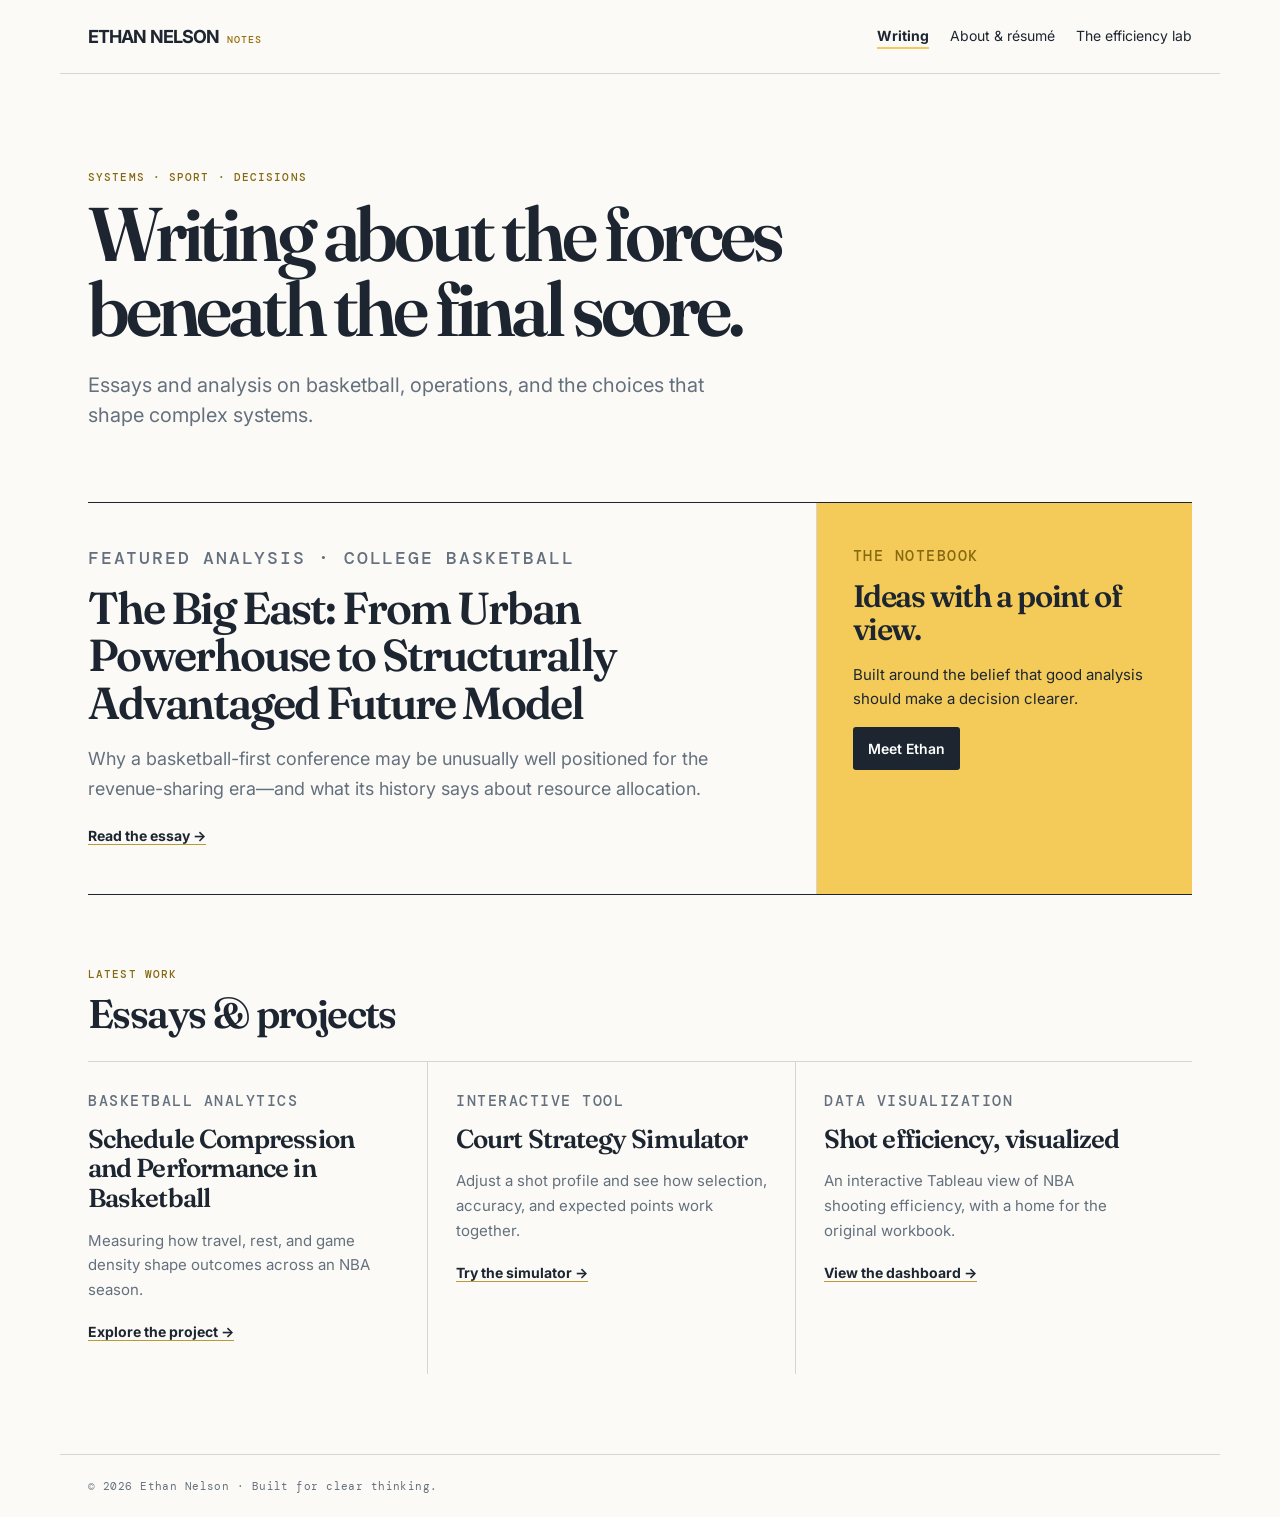
<file: index.html>
<!doctype html>
<html lang="en">
<head>
  <meta charset="utf-8">
  <meta name="viewport" content="width=device-width, initial-scale=1">
  <meta name="description" content="Essays and basketball analytics by Ethan Nelson.">
  <title>Ethan Nelson — Systems, Basketball &amp; Data</title>
  <link rel="stylesheet" href="styles/site.css">
</head>
<body>
  <header class="site-header">
    <a class="wordmark" href="index.html">ETHAN NELSON <span>NOTES</span></a>
    <nav aria-label="Primary navigation"><a aria-current="page" href="index.html">Writing</a><a href="resume.html">About &amp; résumé</a><a href="scratch.html">The efficiency lab</a></nav>
  </header>
  <main>
    <section class="masthead" aria-labelledby="site-title">
      <p class="eyebrow">Systems · sport · decisions</p>
      <h1 id="site-title">Writing about the forces beneath the final score.</h1>
      <p class="dek">Essays and analysis on basketball, operations, and the choices that shape complex systems.</p>
    </section>
    <section class="feature-grid" aria-label="Featured essay">
      <article class="lead-story">
        <p class="kicker">Featured analysis · College basketball</p>
        <h2><a href="articles/big-east.html">The Big East: From Urban Powerhouse to Structurally Advantaged Future Model</a></h2>
        <p>Why a basketball-first conference may be unusually well positioned for the revenue-sharing era—and what its history says about resource allocation.</p>
        <a class="text-link" href="articles/big-east.html">Read the essay <span aria-hidden="true">→</span></a>
      </article>
      <aside class="newsletter-card" aria-label="About this publication">
        <p class="kicker">The notebook</p>
        <h2>Ideas with a point of view.</h2>
        <p>Built around the belief that good analysis should make a decision clearer.</p>
        <a class="button" href="resume.html">Meet Ethan</a>
      </aside>
    </section>
    <section class="section-heading"><p class="eyebrow">Latest work</p><h2>Essays &amp; projects</h2></section>
    <section class="story-list" aria-label="Essays and projects">
      <article><p class="kicker">Basketball analytics</p><h3><a href="articles/schedule-compression.html">Schedule Compression and Performance in Basketball</a></h3><p>Measuring how travel, rest, and game density shape outcomes across an NBA season.</p><a class="text-link" href="articles/schedule-compression.html">Explore the project →</a></article>
      <article><p class="kicker">Interactive tool</p><h3><a href="app.html">Court Strategy Simulator</a></h3><p>Adjust a shot profile and see how selection, accuracy, and expected points work together.</p><a class="text-link" href="app.html">Try the simulator →</a></article>
      <article><p class="kicker">Data visualization</p><h3><a href="scratch.html#tableau">Shot efficiency, visualized</a></h3><p>An interactive Tableau view of NBA shooting efficiency, with a home for the original workbook.</p><a class="text-link" href="scratch.html#tableau">View the dashboard →</a></article>
    </section>
  </main>
  <footer>© 2026 Ethan Nelson · Built for clear thinking.</footer>
</body>
</html>
</file>
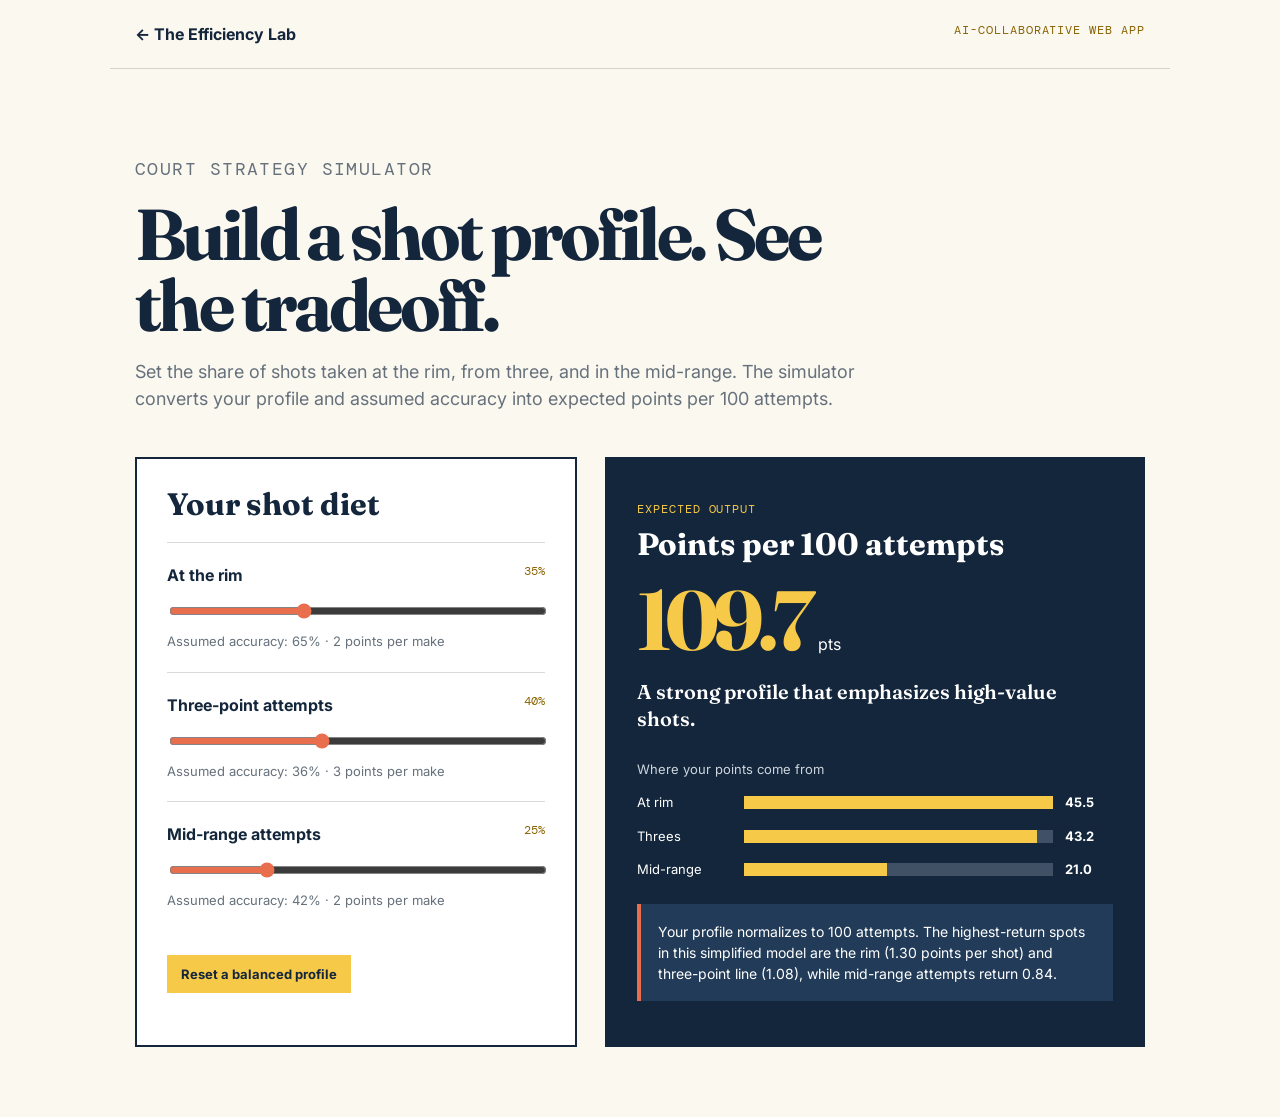
<file: app.html>
<!doctype html><html lang="en"><head><meta charset="utf-8"><meta name="viewport" content="width=device-width, initial-scale=1"><meta name="description" content="An interactive basketball shot strategy simulator."><title>Court Strategy Simulator</title><style>
@import url('https://fonts.googleapis.com/css2?family=DM+Mono&family=Fraunces:opsz,wght@9..144,600;9..144,700&family=Inter:wght@400;600;700&display=swap');
:root{--navy:#14263b;--cream:#fbf8f0;--yellow:#f7c948;--orange:#e96e4d;--muted:#66717c}*{box-sizing:border-box}body{margin:0;background:var(--cream);color:var(--navy);font:16px/1.5 Inter,Arial,sans-serif}.top{max-width:1060px;margin:auto;padding:22px 25px;display:flex;justify-content:space-between;gap:20px;border-bottom:1px solid #d8d3c7}.top a{color:inherit;font-weight:700;text-decoration:none}.tag{font:12px 'DM Mono',monospace;letter-spacing:.08em;text-transform:uppercase;color:#886300}main{max-width:1060px;margin:auto;padding:70px 25px}.intro{max-width:750px}.intro h1{font:700 clamp(43px,7vw,72px)/.98 Fraunces,Georgia,serif;letter-spacing:-.05em;margin:9px 0 18px}.intro p{color:var(--muted);font-size:18px}.app-grid{display:grid;grid-template-columns:.9fr 1.1fr;gap:28px;margin-top:45px}.controls,.results{padding:30px;border:2px solid var(--navy)}.controls{background:white}.results{background:var(--navy);color:white}.controls h2,.results h2{font:700 31px/1 Fraunces,Georgia,serif;margin:0 0 22px}.control{border-top:1px solid #d9d9d9;padding:20px 0}.control label{display:flex;justify-content:space-between;font-weight:700}.control output{font:12px 'DM Mono',monospace;color:#8a6300}input[type=range]{width:100%;accent-color:var(--orange);margin-top:16px}.hint{font-size:13px;color:var(--muted);margin:7px 0 0}.score{font:700 84px/.9 Fraunces,Georgia,serif;color:var(--yellow);letter-spacing:-.07em;margin:10px 0}.score small{font:16px Inter,sans-serif;letter-spacing:0;color:white}.verdict{font:600 20px/1.35 Fraunces,Georgia,serif}.bars{margin-top:28px}.bar-row{display:grid;grid-template-columns:95px 1fr 48px;align-items:center;gap:12px;margin:14px 0;font-size:13px}.track{height:13px;background:#405166}.fill{height:100%;background:var(--yellow);transition:width .2s}.callout{margin-top:24px;padding:17px;background:#213b58;border-left:4px solid var(--orange);font-size:14px}.legend{font-size:13px;color:#cdd5de}.reset{margin-top:24px;background:var(--yellow);border:0;padding:11px 14px;font:700 13px Inter,sans-serif;cursor:pointer;color:var(--navy)}@media(max-width:750px){main{padding-top:48px}.app-grid{grid-template-columns:1fr}.score{font-size:72px}}
</style></head><body>
<header class="top"><a href="scratch.html">← The Efficiency Lab</a><span class="tag">AI-collaborative web app</span></header><main><section class="intro"><p class="tag">Court Strategy Simulator</p><h1>Build a shot profile. See the tradeoff.</h1><p>Set the share of shots taken at the rim, from three, and in the mid-range. The simulator converts your profile and assumed accuracy into expected points per 100 attempts.</p></section>
<section class="app-grid" aria-label="Shot selection simulator"><div class="controls"><h2>Your shot diet</h2><div class="control"><label for="rim">At the rim <output id="rimOut">35%</output></label><input id="rim" type="range" min="0" max="100" value="35"><p class="hint">Assumed accuracy: 65% · 2 points per make</p></div><div class="control"><label for="three">Three-point attempts <output id="threeOut">40%</output></label><input id="three" type="range" min="0" max="100" value="40"><p class="hint">Assumed accuracy: 36% · 3 points per make</p></div><div class="control"><label for="mid">Mid-range attempts <output id="midOut">25%</output></label><input id="mid" type="range" min="0" max="100" value="25"><p class="hint">Assumed accuracy: 42% · 2 points per make</p></div><button class="reset" id="reset">Reset a balanced profile</button></div>
<div class="results" aria-live="polite"><p class="tag" style="color:#f7c948">Expected output</p><h2>Points per 100 attempts</h2><p class="score"><span id="eppa">102.4</span> <small>pts</small></p><p class="verdict" id="verdict">A balanced profile with room to shift low-value attempts toward threes or the rim.</p><div class="bars"><p class="legend">Where your points come from</p><div class="bar-row"><span>At rim</span><div class="track"><div class="fill" id="rimBar"></div></div><strong id="rimPts">45.5</strong></div><div class="bar-row"><span>Threes</span><div class="track"><div class="fill" id="threeBar"></div></div><strong id="threePts">43.2</strong></div><div class="bar-row"><span>Mid-range</span><div class="track"><div class="fill" id="midBar"></div></div><strong id="midPts">21.0</strong></div></div><p class="callout" id="callout">The model deliberately simplifies basketball: a realistic offense also needs to account for turnover risk, offensive rebounds, player strengths, and how a defense responds.</p></div></section></main>
<script>
const inputs={rim:document.querySelector('#rim'),three:document.querySelector('#three'),mid:document.querySelector('#mid')};const rates={rim:1.30,three:1.08,mid:.84};
function render(){let values={rim:+inputs.rim.value,three:+inputs.three.value,mid:+inputs.mid.value};let total=values.rim+values.three+values.mid;if(total===0){values={rim:0,three:0,mid:0};total=1}for(const k in values){document.querySelector('#'+k+'Out').textContent=values[k]+'%'}const normalized=Object.fromEntries(Object.entries(values).map(([k,v])=>[k,v/total]));const parts=Object.fromEntries(Object.entries(normalized).map(([k,v])=>[k,v*rates[k]*100]));const eppa=Object.values(parts).reduce((a,b)=>a+b,0);document.querySelector('#eppa').textContent=eppa.toFixed(1);const max=Math.max(...Object.values(parts),1);for(const k in parts){document.querySelector('#'+k+'Pts').textContent=parts[k].toFixed(1);document.querySelector('#'+k+'Bar').style.width=(parts[k]/max*100)+'%'}let message=eppa>=112?'An extremely efficient profile—provided your team can create and convert these looks.':eppa>=105?'A strong profile that emphasizes high-value shots.':eppa>=98?'A workable profile, but the opportunity cost of mid-range volume is showing.':'This profile gives up too many points per attempt; rethink the shot mix.';document.querySelector('#verdict').textContent=message;document.querySelector('#callout').textContent='Your profile normalizes to 100 attempts. The highest-return spots in this simplified model are the rim (1.30 points per shot) and three-point line (1.08), while mid-range attempts return 0.84.'}
Object.values(inputs).forEach(input=>input.addEventListener('input',render));document.querySelector('#reset').addEventListener('click',()=>{inputs.rim.value=35;inputs.three.value=40;inputs.mid.value=25;render()});render();
</script></body></html>
</file>
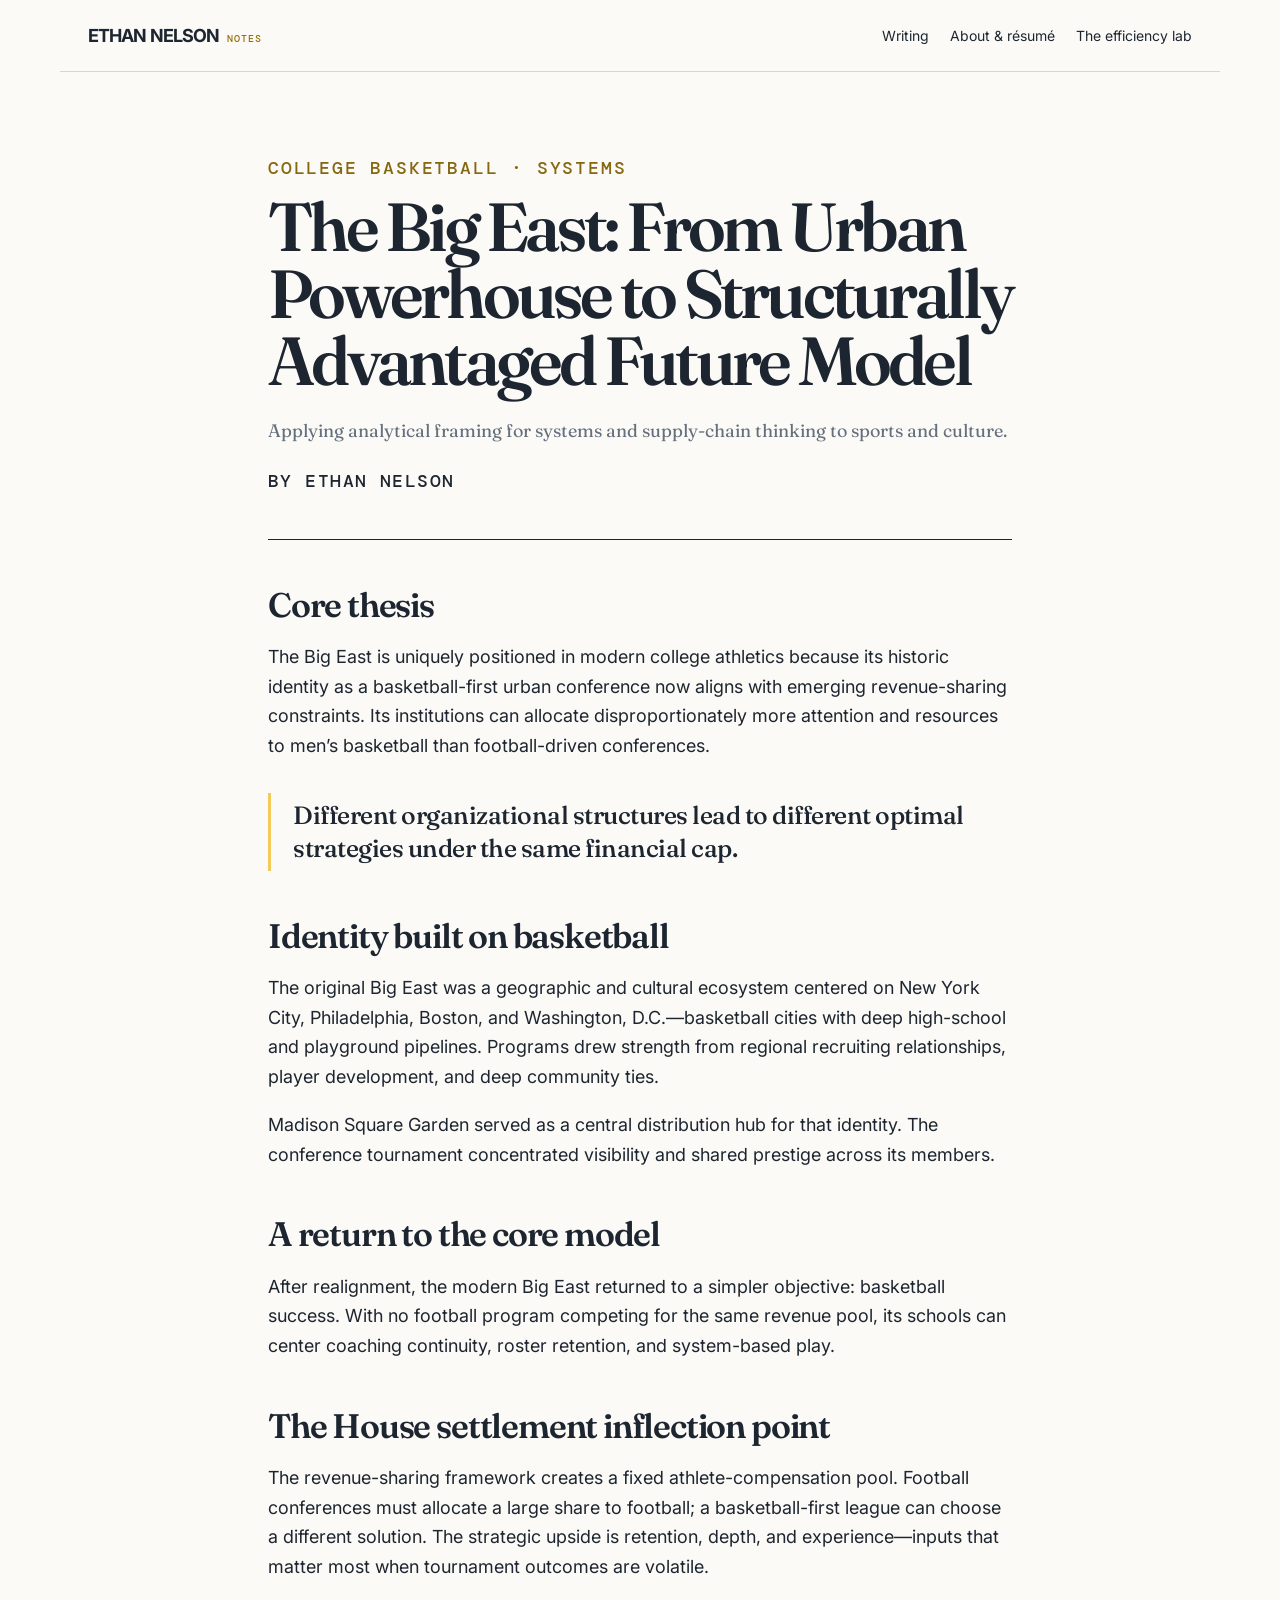
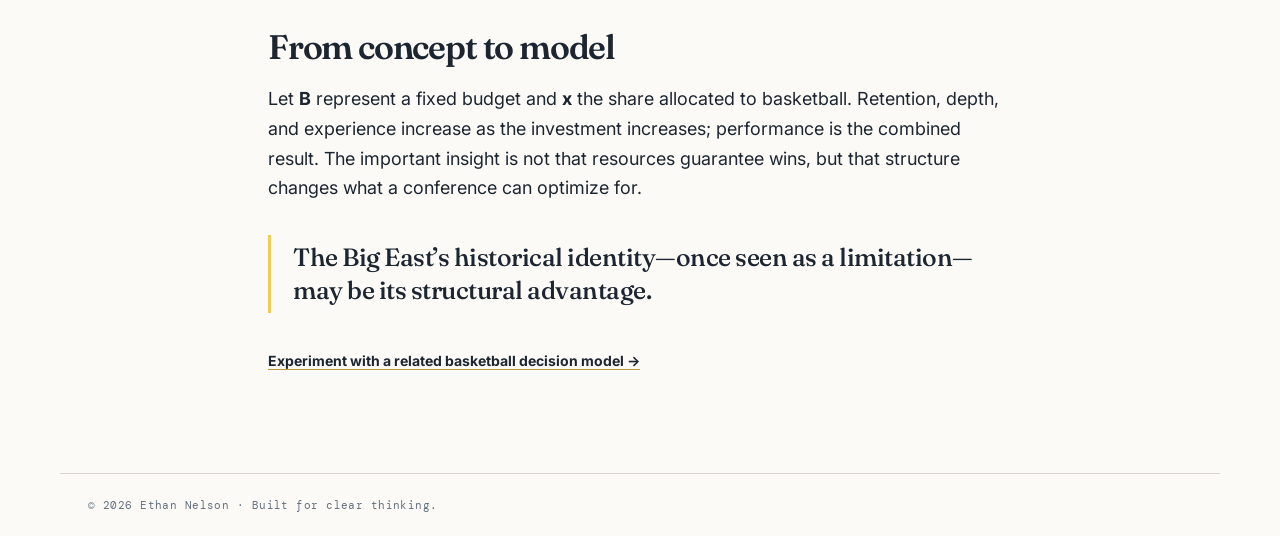
<file: big-east.html>
<!doctype html><html lang="en"><head><meta charset="utf-8"><meta name="viewport" content="width=device-width, initial-scale=1"><title>The Big East — Ethan Nelson</title><link rel="stylesheet" href="../styles/site.css"></head><body><header class="site-header"><a class="wordmark" href="../index.html">ETHAN NELSON <span>NOTES</span></a><nav aria-label="Primary navigation"><a href="../index.html">Writing</a><a href="../resume.html">About & résumé</a><a href="../scratch.html">The efficiency lab</a></nav></header><main class="article"><p class="kicker">College basketball · Systems</p><h1>The Big East: From Urban Powerhouse to Structurally Advantaged Future Model</h1><p class="standfirst">Applying analytical framing for systems and supply-chain thinking to sports and culture.</p><p class="byline">By Ethan Nelson</p><hr><h2>Core thesis</h2><p>The Big East is uniquely positioned in modern college athletics because its historic identity as a basketball-first urban conference now aligns with emerging revenue-sharing constraints. Its institutions can allocate disproportionately more attention and resources to men’s basketball than football-driven conferences.</p><blockquote>Different organizational structures lead to different optimal strategies under the same financial cap.</blockquote><h2>Identity built on basketball</h2><p>The original Big East was a geographic and cultural ecosystem centered on New York City, Philadelphia, Boston, and Washington, D.C.—basketball cities with deep high-school and playground pipelines. Programs drew strength from regional recruiting relationships, player development, and deep community ties.</p><p>Madison Square Garden served as a central distribution hub for that identity. The conference tournament concentrated visibility and shared prestige across its members.</p><h2>A return to the core model</h2><p>After realignment, the modern Big East returned to a simpler objective: basketball success. With no football program competing for the same revenue pool, its schools can center coaching continuity, roster retention, and system-based play.</p><h2>The House settlement inflection point</h2><p>The revenue-sharing framework creates a fixed athlete-compensation pool. Football conferences must allocate a large share to football; a basketball-first league can choose a different solution. The strategic upside is retention, depth, and experience—inputs that matter most when tournament outcomes are volatile.</p><h2>From concept to model</h2><p>Let <strong>B</strong> represent a fixed budget and <strong>x</strong> the share allocated to basketball. Retention, depth, and experience increase as the investment increases; performance is the combined result. The important insight is not that resources guarantee wins, but that structure changes what a conference can optimize for.</p><blockquote>The Big East’s historical identity—once seen as a limitation—may be its structural advantage.</blockquote><p><a class="text-link" href="../app.html">Experiment with a related basketball decision model →</a></p></main><footer>© 2026 Ethan Nelson · Built for clear thinking.</footer></body></html>
</file>
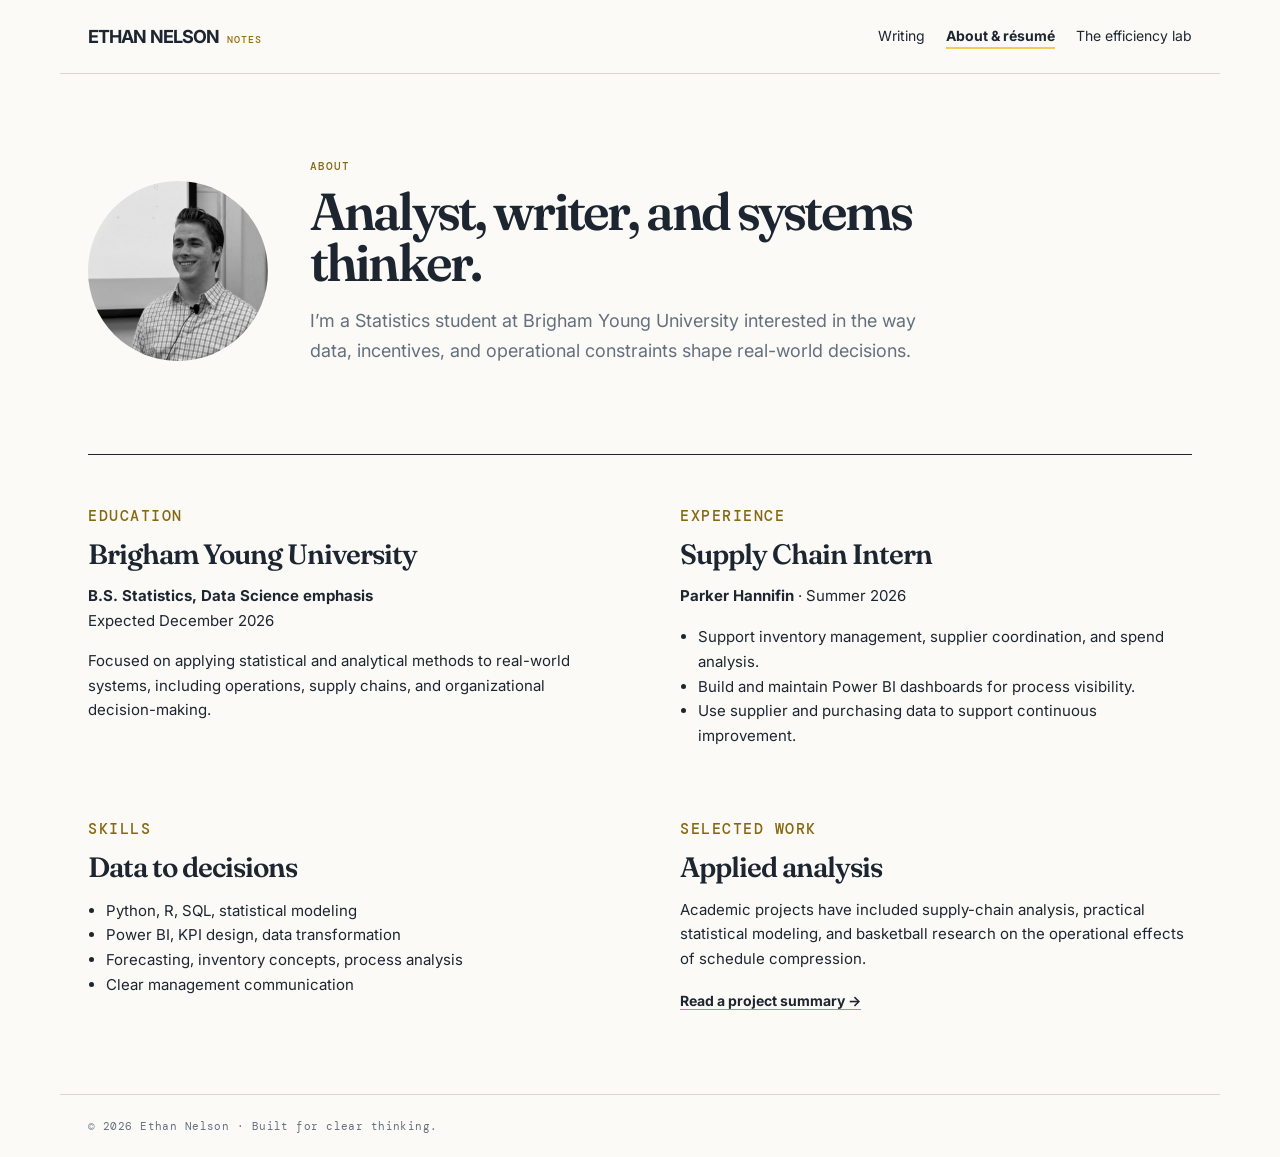
<file: resume.html>
<!doctype html>
<html lang="en"><head><meta charset="utf-8"><meta name="viewport" content="width=device-width, initial-scale=1"><meta name="description" content="Résumé and background for Ethan Nelson."><title>About & Résumé — Ethan Nelson</title><link rel="stylesheet" href="styles/site.css"></head>
<body><header class="site-header"><a class="wordmark" href="index.html">ETHAN NELSON <span>NOTES</span></a><nav aria-label="Primary navigation"><a href="index.html">Writing</a><a aria-current="page" href="resume.html">About & résumé</a><a href="scratch.html">The efficiency lab</a></nav></header>
<main class="resume"><section class="bio"><img src="assets/ethan-nelson.jpeg" alt="Portrait of Ethan Nelson"><div><p class="eyebrow">About</p><h1>Analyst, writer, and systems thinker.</h1><p>I’m a Statistics student at Brigham Young University interested in the way data, incentives, and operational constraints shape real-world decisions.</p></div></section>
<section class="resume-grid"><div><p class="eyebrow">Education</p><h2>Brigham Young University</h2><p><strong>B.S. Statistics, Data Science emphasis</strong><br>Expected December 2026</p><p>Focused on applying statistical and analytical methods to real-world systems, including operations, supply chains, and organizational decision-making.</p></div><div><p class="eyebrow">Experience</p><h2>Supply Chain Intern</h2><p><strong>Parker Hannifin</strong> · Summer 2026</p><ul><li>Support inventory management, supplier coordination, and spend analysis.</li><li>Build and maintain Power BI dashboards for process visibility.</li><li>Use supplier and purchasing data to support continuous improvement.</li></ul></div><div><p class="eyebrow">Skills</p><h2>Data to decisions</h2><ul><li>Python, R, SQL, statistical modeling</li><li>Power BI, KPI design, data transformation</li><li>Forecasting, inventory concepts, process analysis</li><li>Clear management communication</li></ul></div><div><p class="eyebrow">Selected work</p><h2>Applied analysis</h2><p>Academic projects have included supply-chain analysis, practical statistical modeling, and basketball research on the operational effects of schedule compression.</p><a class="text-link" href="articles/schedule-compression.html">Read a project summary →</a></div></section></main><footer>© 2026 Ethan Nelson · Built for clear thinking.</footer></body></html>
</file>
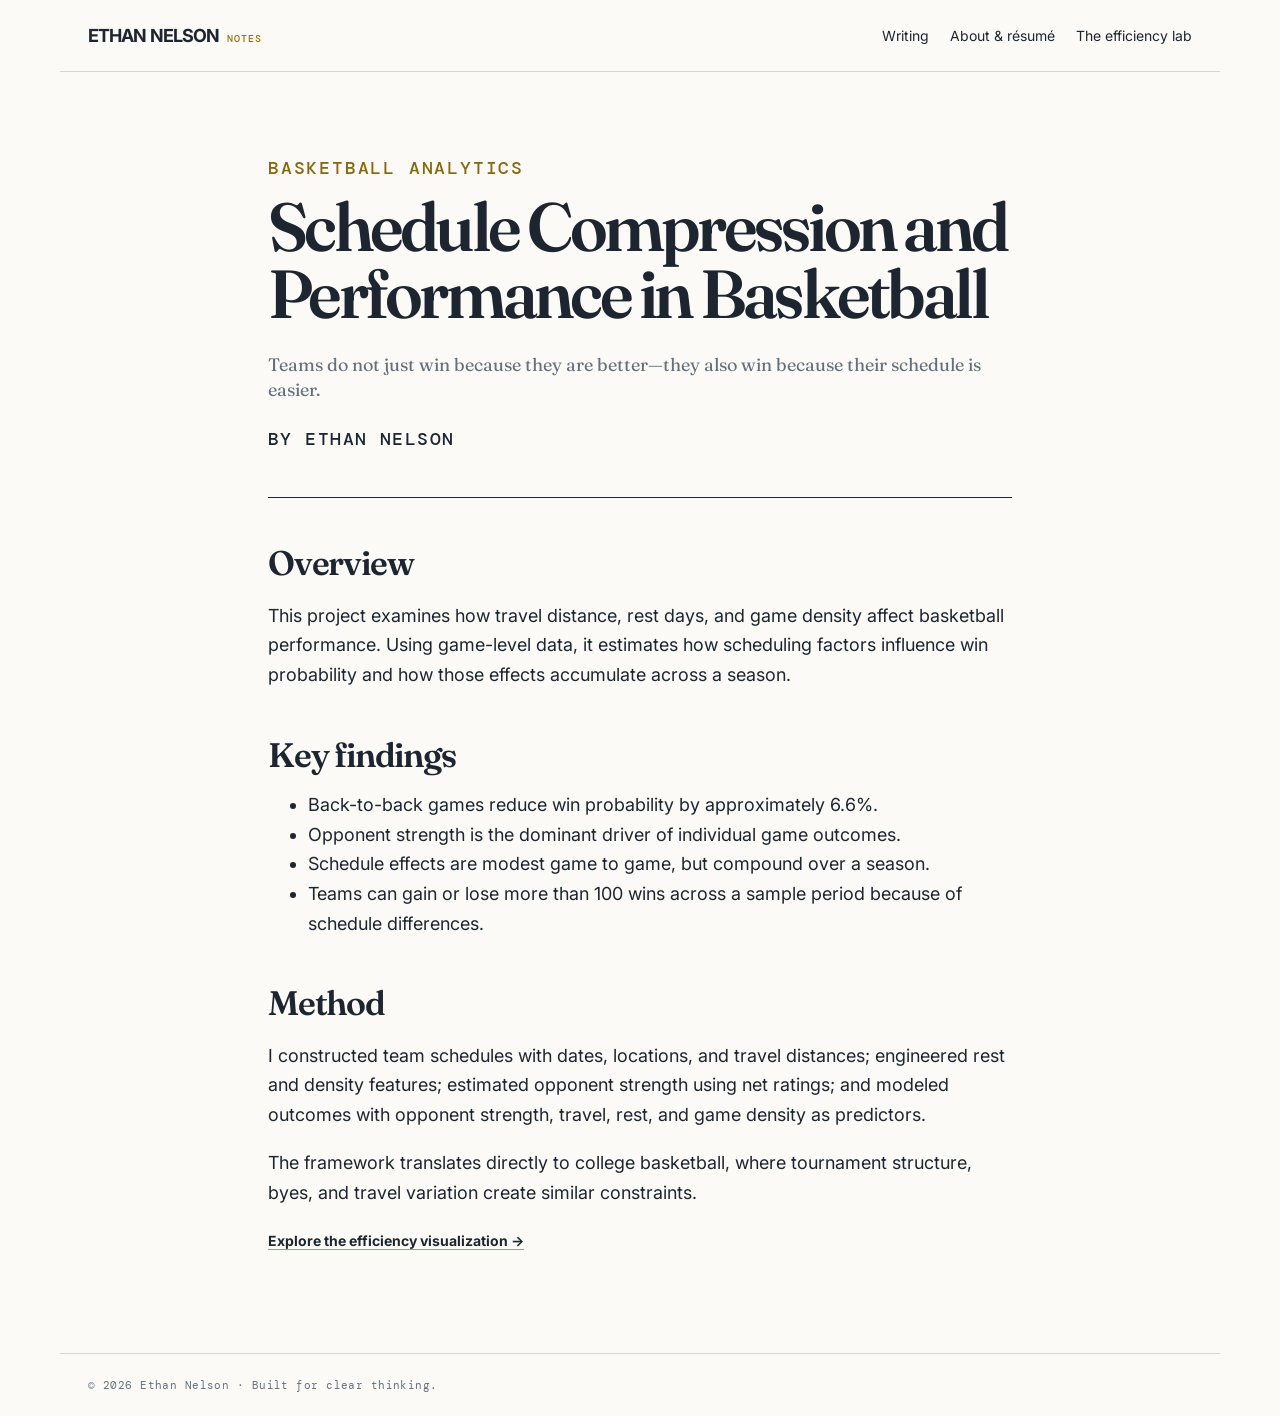
<file: schedule-compression.html>
<!doctype html><html lang="en"><head><meta charset="utf-8"><meta name="viewport" content="width=device-width, initial-scale=1"><title>Schedule Compression — Ethan Nelson</title><link rel="stylesheet" href="../styles/site.css"></head><body><header class="site-header"><a class="wordmark" href="../index.html">ETHAN NELSON <span>NOTES</span></a><nav aria-label="Primary navigation"><a href="../index.html">Writing</a><a href="../resume.html">About & résumé</a><a href="../scratch.html">The efficiency lab</a></nav></header><main class="article"><p class="kicker">Basketball analytics</p><h1>Schedule Compression and Performance in Basketball</h1><p class="standfirst">Teams do not just win because they are better—they also win because their schedule is easier.</p><p class="byline">By Ethan Nelson</p><hr><h2>Overview</h2><p>This project examines how travel distance, rest days, and game density affect basketball performance. Using game-level data, it estimates how scheduling factors influence win probability and how those effects accumulate across a season.</p><h2>Key findings</h2><ul><li>Back-to-back games reduce win probability by approximately 6.6%.</li><li>Opponent strength is the dominant driver of individual game outcomes.</li><li>Schedule effects are modest game to game, but compound over a season.</li><li>Teams can gain or lose more than 100 wins across a sample period because of schedule differences.</li></ul><h2>Method</h2><p>I constructed team schedules with dates, locations, and travel distances; engineered rest and density features; estimated opponent strength using net ratings; and modeled outcomes with opponent strength, travel, rest, and game density as predictors.</p><p>The framework translates directly to college basketball, where tournament structure, byes, and travel variation create similar constraints.</p><p><a class="text-link" href="../scratch.html#tableau">Explore the efficiency visualization →</a></p></main><footer>© 2026 Ethan Nelson · Built for clear thinking.</footer></body></html>
</file>
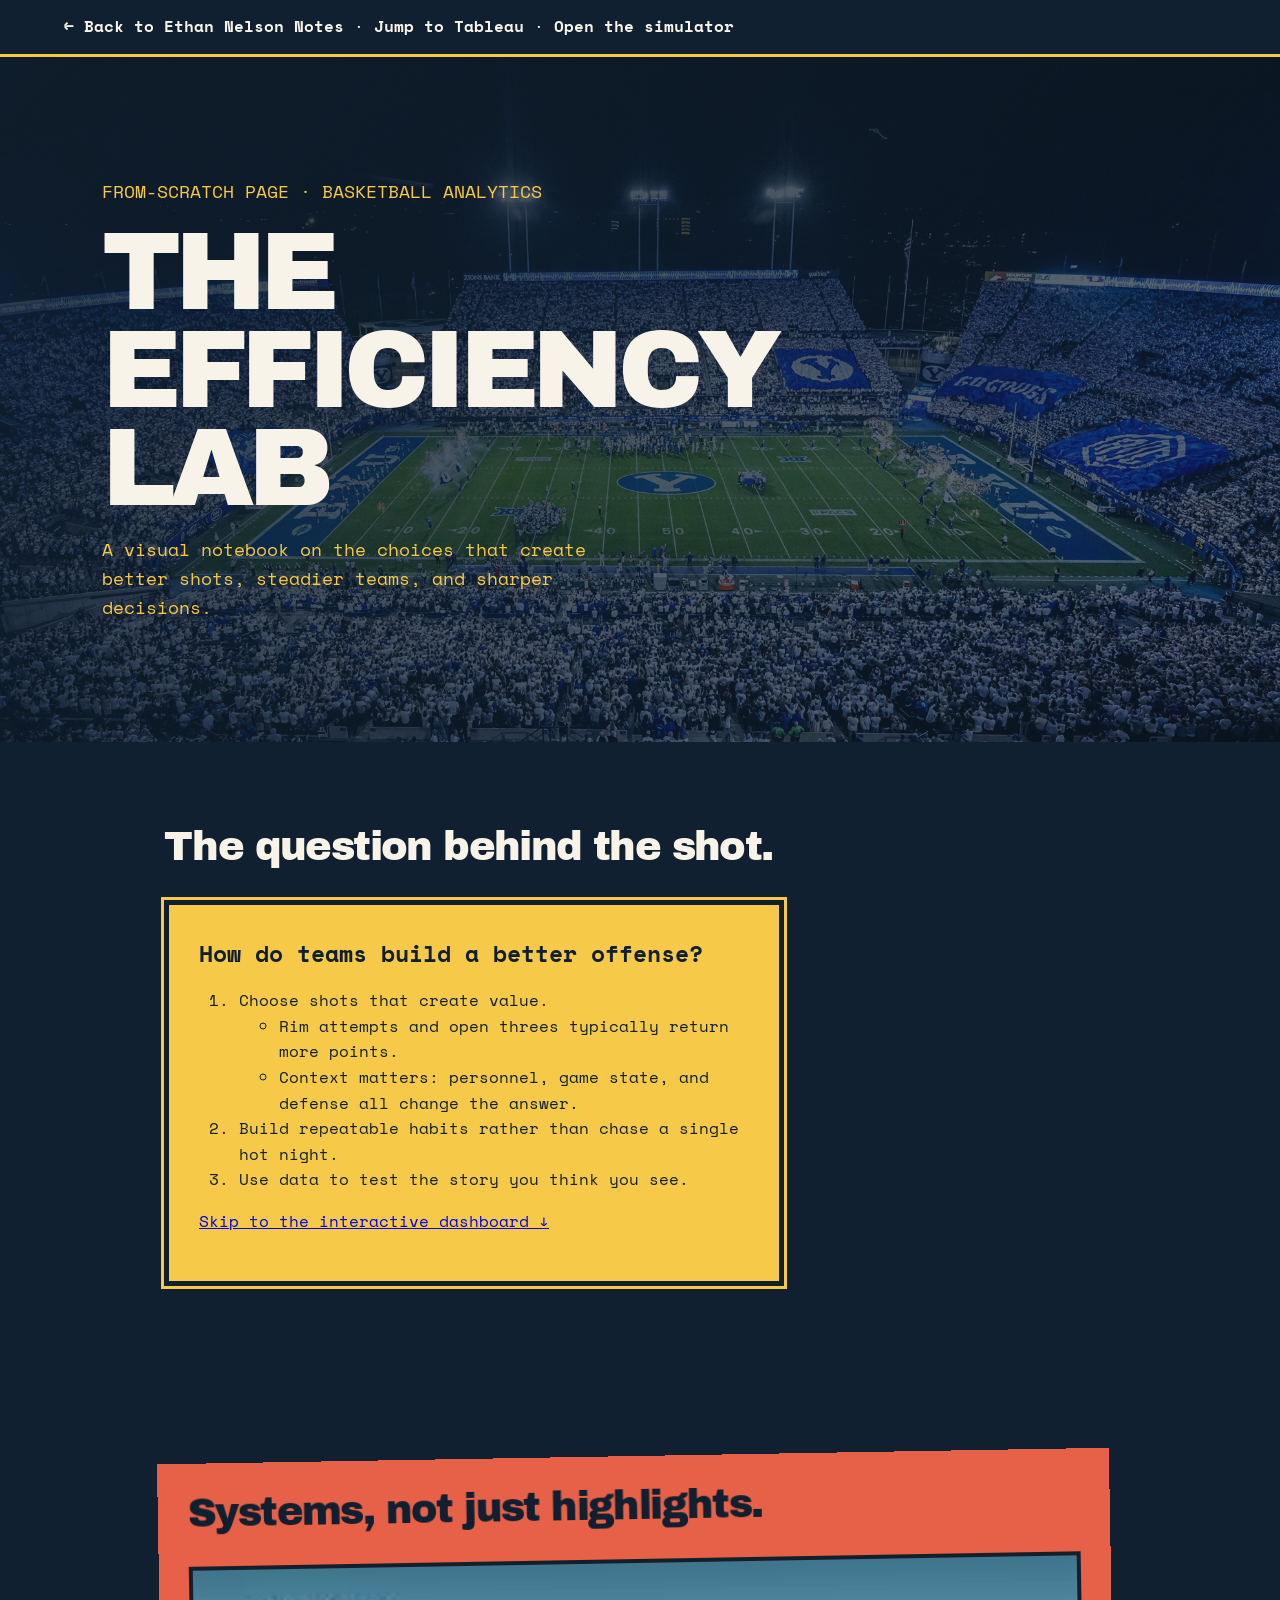
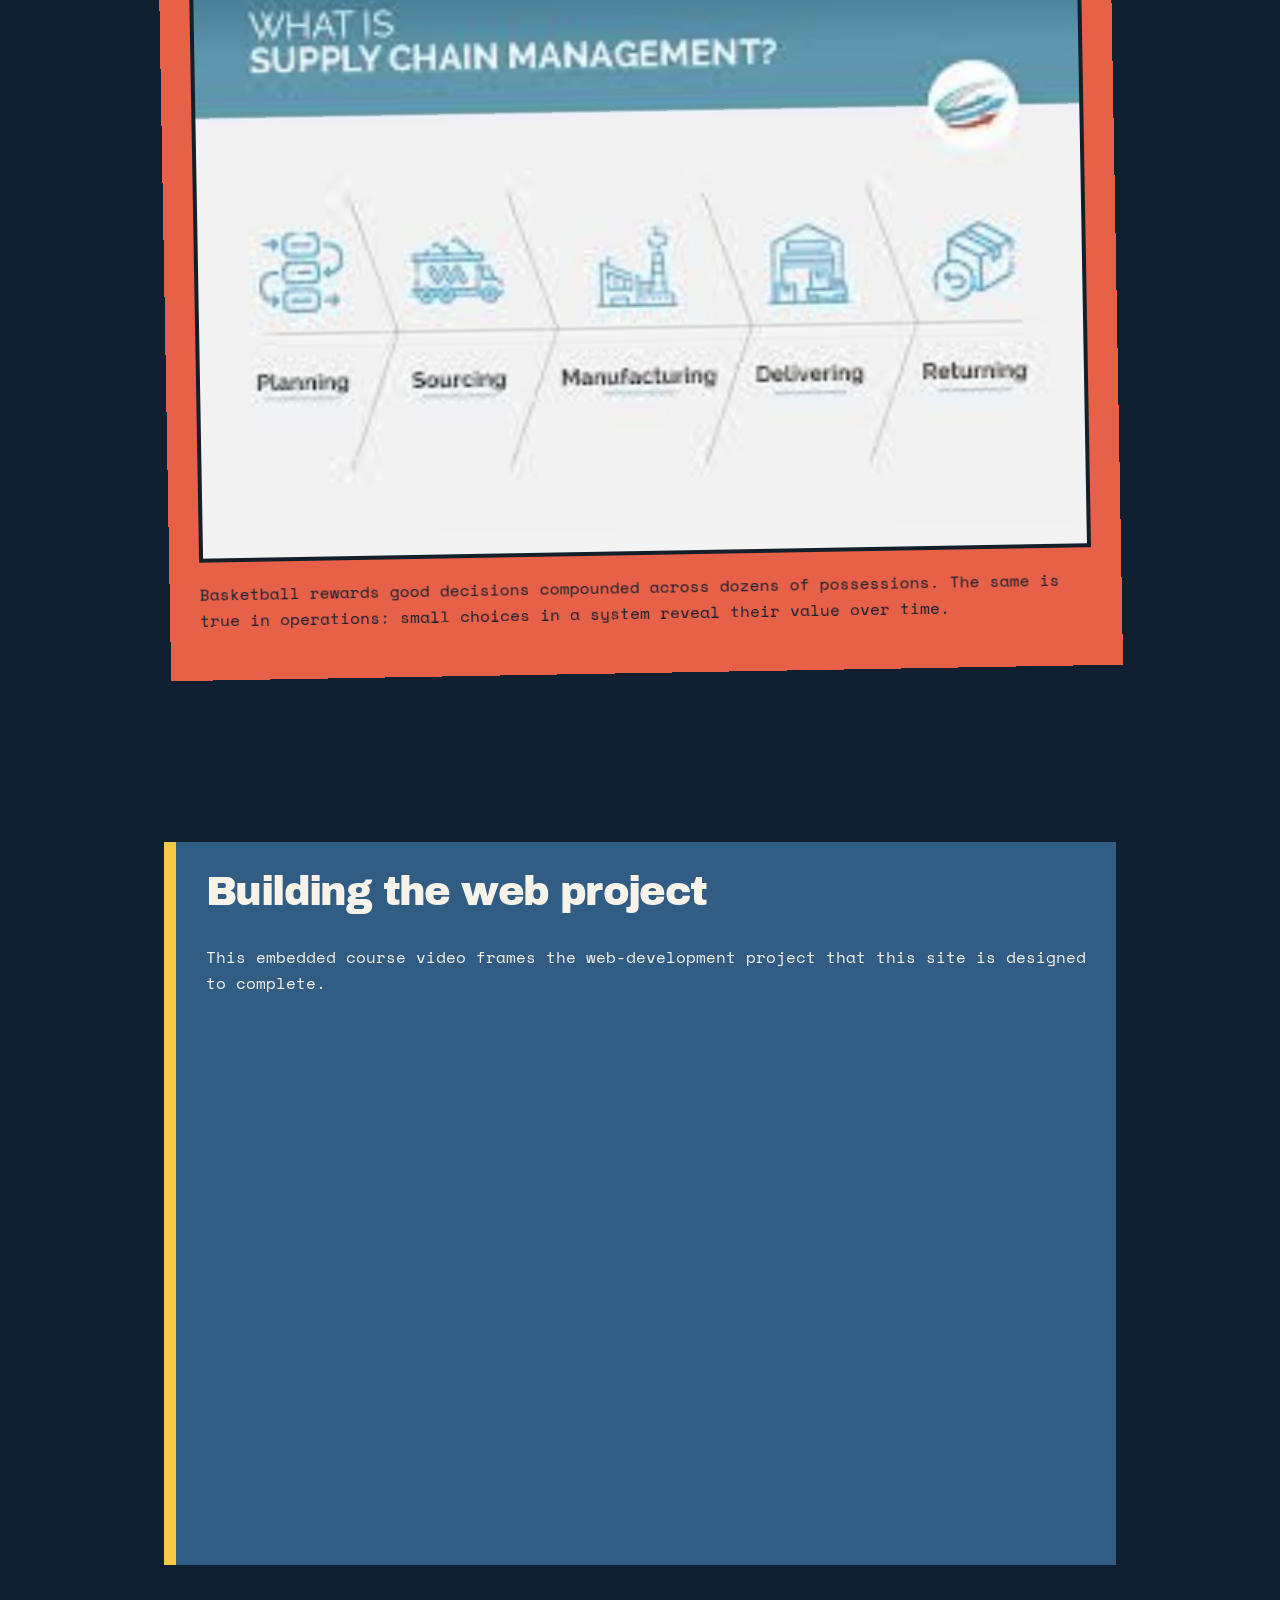
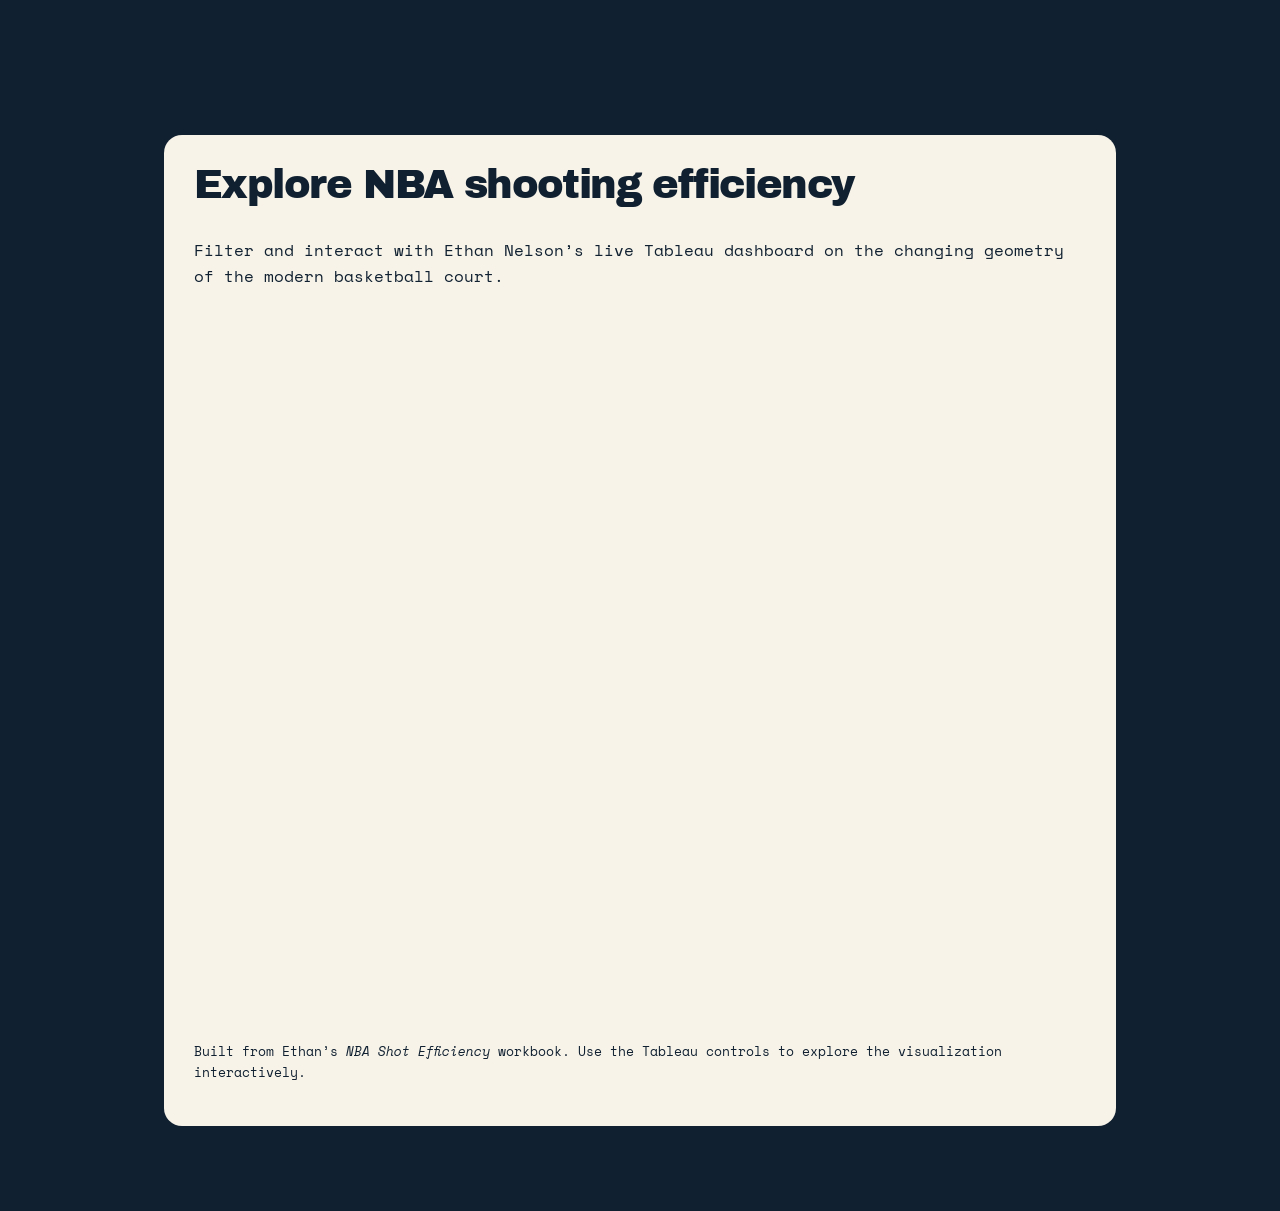
<file: scratch.html>
<!doctype html><html lang="en"><head><meta charset="utf-8"><meta name="viewport" content="width=device-width, initial-scale=1"><meta name="description" content="A from-scratch basketball analytics page by Ethan Nelson."><title>The Efficiency Lab</title><link rel="stylesheet" href="styles/scratch.css"></head><body>
<nav class="scratch-nav"><a href="index.html">← Back to Ethan Nelson Notes</a> · <a href="#tableau">Jump to Tableau</a> · <a href="app.html">Open the simulator</a></nav>
<header class="scratch-hero"><div><p>FROM-SCRATCH PAGE · BASKETBALL ANALYTICS</p><h1>THE EFFICIENCY LAB</h1><p>A visual notebook on the choices that create better shots, steadier teams, and sharper decisions.</p></div></header>
<main><section class="scratch-section"><h2>The question behind the shot.</h2><div class="toolbox"><strong>How do teams build a better offense?</strong><ol><li>Choose shots that create value.<ul><li>Rim attempts and open threes typically return more points.</li><li>Context matters: personnel, game state, and defense all change the answer.</li></ul></li><li>Build repeatable habits rather than chase a single hot night.</li><li>Use data to test the story you think you see.</li></ol><p><a href="#tableau">Skip to the interactive dashboard ↓</a></p></div></section>
<section class="scratch-section"><div class="visual-block"><h2>Systems, not just highlights.</h2><img src="assets/systems-notebook.jpeg" alt="A notebook image representing systems thinking"><p>Basketball rewards good decisions compounded across dozens of possessions. The same is true in operations: small choices in a system reveal their value over time.</p></div></section>
<section class="scratch-section"><div class="video-block"><h2>Building the web project</h2><p>This embedded course video frames the web-development project that this site is designed to complete.</p><iframe class="video-frame" src="https://www.youtube-nocookie.com/embed/0vYeGrR-EjM" title="YouTube video outlining the web development final project" allow="accelerometer; autoplay; clipboard-write; encrypted-media; gyroscope; picture-in-picture; web-share" allowfullscreen></iframe></div></section>
<section class="scratch-section" id="tableau"><div class="tableau-block"><h2>Explore NBA shooting efficiency</h2><p>Filter and interact with Ethan Nelson’s live Tableau dashboard on the changing geometry of the modern basketball court.</p><iframe title="NBA Shot Efficiency: The Court Has Changed Tableau dashboard" src="https://public.tableau.com/views/NBA_Shot_Efficiency_17759482380000/1-TheCourtHasChanged_1?:showVizHome=no&amp;:embed=true" loading="lazy" allowfullscreen></iframe><p class="note">Built from Ethan’s <em>NBA Shot Efficiency</em> workbook. Use the Tableau controls to explore the visualization interactively.</p></div></section>
</main></body></html>
</file>
<file: styles/site.css>
@import url('https://fonts.googleapis.com/css2?family=DM+Mono:wght@400;500&family=Fraunces:opsz,wght@9..144,500;9..144,600;9..144,700&family=Inter:wght@400;500;600;700&display=swap');
:root{--ink:#1d2630;--muted:#64707d;--paper:#fbfaf7;--line:#d8d5cf;--yellow:#f4cb58;--blue:#253d59;--serif:Fraunces,Georgia,serif;--sans:Inter,Arial,sans-serif;--mono:'DM Mono',monospace}*{box-sizing:border-box}body{margin:0;background:var(--paper);color:var(--ink);font:16px/1.65 var(--sans)}a{color:inherit;text-decoration-color:#b99a38;text-decoration-thickness:1px;text-underline-offset:3px}a:hover{color:#806418}.site-header{max-width:1160px;margin:auto;padding:24px 28px;border-bottom:1px solid var(--line);display:flex;justify-content:space-between;align-items:center;gap:20px}.wordmark{font:700 18px/1 var(--sans);letter-spacing:-.05em;text-decoration:none}.wordmark span{color:#956f09;font:500 10px var(--mono);letter-spacing:.1em;margin-left:5px}.site-header nav{display:flex;gap:21px;font-size:14px}.site-header nav a{text-decoration:none}.site-header nav a[aria-current=page]{font-weight:700;border-bottom:2px solid var(--yellow)}main{max-width:1160px;margin:auto;padding:0 28px}.masthead{max-width:810px;padding:96px 0 72px}.eyebrow,.kicker{font:500 11px/1.3 var(--mono);letter-spacing:.1em;text-transform:uppercase;color:#866810;margin:0 0 13px}.masthead h1,.article h1,.resume h1{font:600 clamp(42px,6vw,76px)/.98 var(--serif);letter-spacing:-.055em;margin:0}.dek{font:20px/1.5 var(--sans);color:var(--muted);max-width:620px;margin:24px 0 0}.feature-grid{display:grid;grid-template-columns:1.65fr .85fr;border-top:1px solid var(--ink);border-bottom:1px solid var(--ink)}.lead-story{padding:44px 48px 46px 0;border-right:1px solid var(--line)}.lead-story h2,.newsletter-card h2{font:600 clamp(30px,3.5vw,48px)/1.06 var(--serif);letter-spacing:-.045em;margin:0 0 17px}.lead-story h2 a{text-decoration:none}.lead-story p{max-width:650px;color:var(--muted);font-size:18px}.newsletter-card{background:var(--yellow);padding:44px 36px}.newsletter-card h2{font-size:31px}.newsletter-card p{font-size:15px}.button{display:inline-block;background:var(--ink);color:white;padding:10px 15px;border-radius:3px;text-decoration:none;font-weight:600;font-size:14px}.button:hover{color:white;background:#3c4f62}.text-link{font-weight:700;font-size:14px}.section-heading{padding:72px 0 27px}.section-heading h2{margin:0;font:600 40px/1 var(--serif);letter-spacing:-.04em}.story-list{display:grid;grid-template-columns:repeat(3,1fr);border-top:1px solid var(--line);margin-bottom:80px}.story-list article{padding:30px 28px 30px 0;margin-right:28px;border-right:1px solid var(--line)}.story-list article:last-child{border:0}.story-list h3{font:600 26px/1.14 var(--serif);letter-spacing:-.035em;margin:0 0 12px}.story-list h3 a{text-decoration:none}.story-list p{color:var(--muted);font-size:15px}.resume{padding-top:85px;padding-bottom:80px}.bio{display:grid;grid-template-columns:180px minmax(0,650px);gap:42px;align-items:center;padding-bottom:70px;border-bottom:1px solid var(--ink)}.bio img{width:180px;height:180px;object-fit:cover;border-radius:50%;filter:grayscale(100%)}.bio h1{font-size:52px}.bio p:last-child{font-size:18px;color:var(--muted)}.resume-grid{display:grid;grid-template-columns:1fr 1fr;gap:55px 80px;padding-top:52px}.resume-grid h2{font:600 28px/1.08 var(--serif);letter-spacing:-.035em;margin:0 0 13px}.resume-grid p,.resume-grid li{font-size:15px}.resume-grid ul{padding-left:18px}.article{max-width:800px;padding-top:85px;padding-bottom:80px}.article h1{font-size:clamp(44px,6vw,68px)}.standfirst{font:22px/1.4 var(--serif);color:var(--muted);margin:25px 0}.byline{font:500 12px var(--mono);text-transform:uppercase;letter-spacing:.08em}.article hr{border:0;border-top:1px solid var(--ink);margin:46px 0}.article h2{font:600 34px/1.1 var(--serif);letter-spacing:-.035em;margin:47px 0 14px}.article p,.article li{font-size:18px}.article blockquote{border-left:3px solid var(--yellow);margin:32px 0;padding:6px 0 6px 22px;font:500 25px/1.32 var(--serif);letter-spacing:-.02em}footer{max-width:1160px;margin:auto;padding:24px 28px;border-top:1px solid var(--line);color:var(--muted);font:11px var(--mono);letter-spacing:.04em}@media(max-width:720px){.site-header{padding:20px;display:block}.site-header nav{margin-top:18px;gap:14px;font-size:12px}main{padding:0 20px}.masthead{padding:64px 0 52px}.feature-grid,.story-list,.resume-grid{grid-template-columns:1fr}.lead-story{padding:35px 0;border-right:0}.newsletter-card{margin-bottom:0}.story-list article{border-right:0;border-bottom:1px solid var(--line);margin:0;padding:28px 0}.bio{grid-template-columns:1fr;gap:24px}.bio img{width:130px;height:130px}.resume{padding-top:55px}.article{padding-top:55px}.article p,.article li{font-size:17px}}
</file>
<file: styles/scratch.css>
@import url('https://fonts.googleapis.com/css2?family=Archivo+Black&family=Space+Mono:wght@400;700&display=swap');
*{box-sizing:border-box}html{scroll-behavior:smooth}body{margin:0;background:#102030;color:#f7f3e9;font:16px/1.6 'Space Mono',monospace}.scratch-nav{position:sticky;top:0;z-index:5;padding:14px 5vw;background:#102030;border-bottom:3px solid #f7c948}.scratch-nav a{color:#f7f3e9;text-decoration:none;font-weight:bold}.scratch-nav a:hover{color:#f7c948}.scratch-hero{min-height:70vh;display:flex;align-items:center;padding:8vw;background:linear-gradient(135deg,rgba(16,32,48,.89),rgba(16,32,48,.6)),url('../assets/les.jpeg') center/cover}.scratch-hero h1{font:clamp(42px,9vw,110px)/.89 'Archivo Black',sans-serif;letter-spacing:-.06em;max-width:890px;margin:0}.scratch-hero p{max-width:550px;font-size:18px;color:#f7c948}.scratch-section{max-width:1080px;margin:auto;padding:85px 5vw}.scratch-section h2{font:40px/1 'Archivo Black',sans-serif;letter-spacing:-.04em;margin-top:0}.toolbox{background:#f7c948;color:#102030;border:5px solid #102030;outline:3px solid #f7c948;padding:30px;max-width:620px}.toolbox strong{font-size:23px}.visual-block{background:#e76048;color:#102030;padding:30px;transform:rotate(-1deg)}.visual-block img{width:100%;display:block;border:4px solid #102030;margin:20px 0;filter:grayscale(25%)}.video-block{background:#315c83;padding:30px;border-left:12px solid #f7c948}.video-frame{aspect-ratio:16/9;width:100%;border:0;margin-top:20px}.tableau-block{background:#f7f3e9;color:#102030;padding:30px;border-radius:18px}.tableau-block iframe{width:100%;height:700px;border:0;margin-top:15px}.note{font-size:13px}@media(max-width:600px){.scratch-section{padding:58px 6vw}.scratch-section h2{font-size:33px}.tableau-block iframe{height:560px}}
</file>
